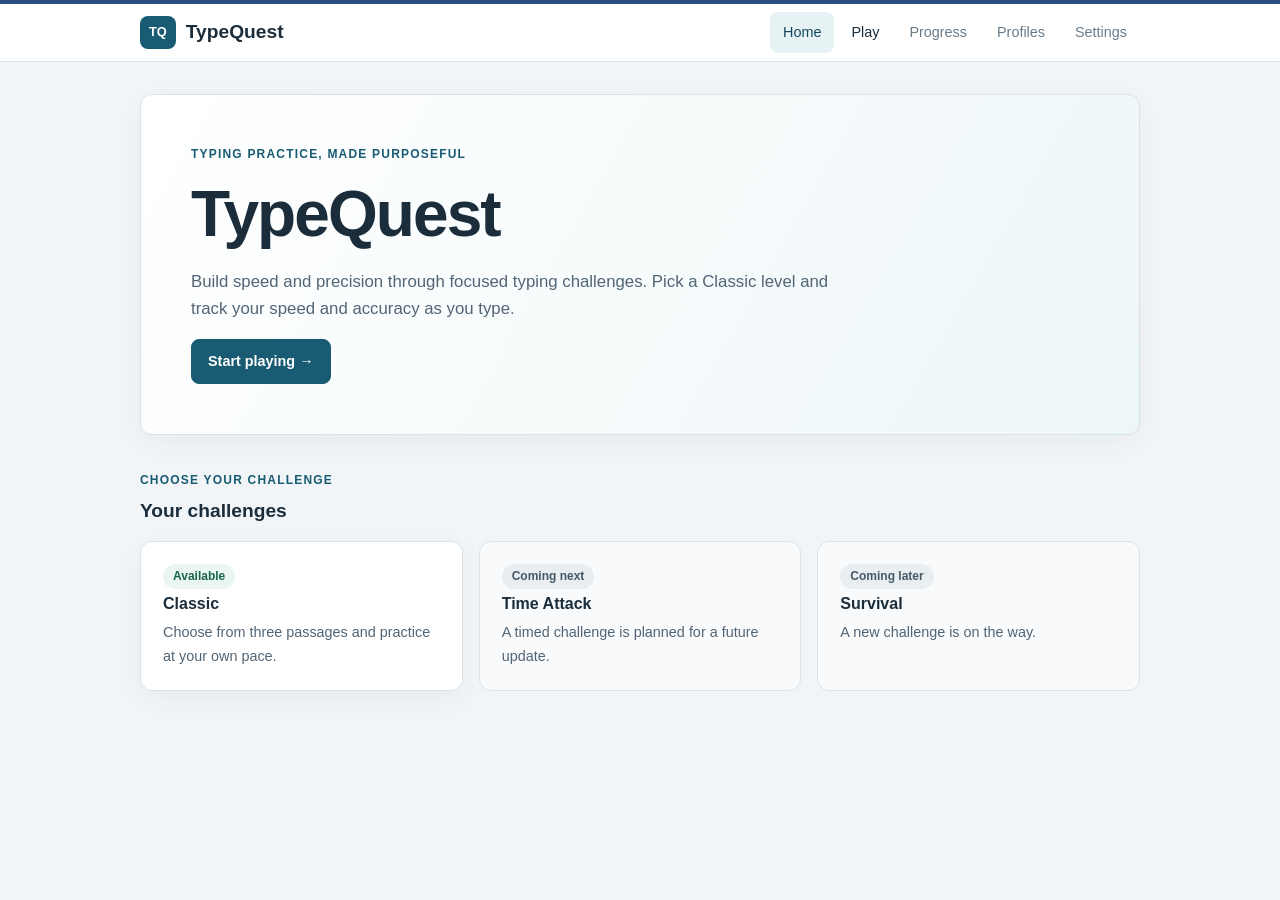
<file: index.html>
<!doctype html>
<html lang="en">
  <head>
    <meta charset="utf-8">
    <meta name="viewport" content="width=device-width, initial-scale=1">
    <title>TypeQuest | Week 1 Demo</title>
    <link rel="stylesheet" href="style.css">
    <script src="script.js" defer></script>
  </head>
  <body>
    <header class="site-header">
      <div class="header-content">
        <span class="brand"><span class="brand-mark" aria-hidden="true">TQ</span> TypeQuest</span>
        <nav class="site-nav" aria-label="Main navigation">
          <button id="home-nav" class="nav-button is-active" type="button" aria-current="page">Home</button>
          <button id="play-nav" class="nav-button" type="button">Play</button>
          <button class="nav-button" type="button" disabled title="Coming later">Progress</button>
          <button class="nav-button" type="button" disabled title="Coming later">Profiles</button>
          <button class="nav-button" type="button" disabled title="Coming later">Settings</button>
        </nav>
      </div>
    </header>
    <main>
      <section id="home-screen" class="screen">
        <div class="card hero">
          <p class="eyebrow">Typing practice, made purposeful</p>
          <h1 tabindex="-1">TypeQuest</h1>
          <p class="lead">Build speed and precision through focused typing challenges. Pick a Classic level and track your speed and accuracy as you type.</p>
          <button id="start-button" type="button">Start playing <span aria-hidden="true">&rarr;</span></button>
        </div>
        <section class="home-challenges" aria-labelledby="home-challenges-heading">
          <p class="eyebrow">Choose your challenge</p>
          <h2 id="home-challenges-heading">Your challenges</h2>
          <div class="mode-list">
            <article class="card mode-card">
              <span class="badge badge-available">Available</span>
              <h3>Classic</h3>
              <p>Choose from three passages and practice at your own pace.</p>
            </article>
            <article class="card mode-card is-unavailable">
              <span class="badge badge-muted">Coming next</span>
              <h3>Time Attack</h3>
              <p>A timed challenge is planned for a future update.</p>
            </article>
            <article class="card mode-card is-unavailable">
              <span class="badge badge-muted">Coming later</span>
              <h3>Survival</h3>
              <p>A new challenge is on the way.</p>
            </article>
          </div>
        </section>
      </section>
      <section id="play-screen" class="screen" hidden>
        <p class="eyebrow">Game modes</p>
        <h1 tabindex="-1">Choose your challenge</h1>
        <p class="lead">Play Classic now. More modes are planned for later development phases.</p>
        <div class="mode-list">
          <article class="card mode-card">
            <span class="badge badge-available">Available</span>
            <h2>Classic</h2>
            <p>Three freely selectable levels. Type a passage and view your speed and accuracy.</p>
            <button id="classic-button" type="button">Play Classic <span aria-hidden="true">&rarr;</span></button>
          </article>
          <article class="card mode-card is-unavailable">
            <span class="badge badge-muted">Coming next</span>
            <h2>Time Attack</h2>
            <p>A timed typing challenge is planned for the next development phase.</p>
            <button type="button" disabled>Not available yet</button>
          </article>
          <article class="card mode-card is-unavailable">
            <span class="badge badge-muted">Coming later</span>
            <h2>Survival</h2>
            <p>Stay ahead of the moving boundary in a future mode.</p>
            <button type="button" disabled>Not available yet</button>
          </article>
        </div>
      </section>
      <section id="levels-screen" class="screen" hidden>
        <p class="eyebrow">Classic mode</p>
        <h1 tabindex="-1">Choose a level</h1>
        <p class="lead">All three levels are ready to play. Pick any one to begin.</p>
        <div class="level-list">
          <article class="card level-card">
            <p class="eyebrow">Level 1</p>
            <h2>A quiet morning</h2>
            <p>A short warm-up about starting the day.</p>
            <button class="level-button" data-level="0" type="button">Play Level 1</button>
          </article>
          <article class="card level-card">
            <p class="eyebrow">Level 2</p>
            <h2>A shared idea</h2>
            <p>Practice spaces and punctuation with a small team.</p>
            <button class="level-button" data-level="1" type="button">Play Level 2</button>
          </article>
          <article class="card level-card">
            <p class="eyebrow">Level 3</p>
            <h2>Keep exploring</h2>
            <p>A longer passage to find a steady pace.</p>
            <button class="level-button" data-level="2" type="button">Play Level 3</button>
          </article>
        </div>
      </section>
      <section id="typing-screen" class="screen" hidden>
        <p id="level-label" class="eyebrow">Classic mode</p>
        <h1 id="level-title" tabindex="-1"></h1>
        <dl class="metrics" aria-label="Live typing metrics">
          <div class="metric"><dt>Elapsed time</dt><dd id="elapsed-time">0.0 s</dd></div>
          <div class="metric"><dt>Raw WPM</dt><dd id="raw-wpm">0.0</dd></div>
          <div class="metric"><dt>Accuracy</dt><dd id="accuracy">0.0%</dd></div>
          <div class="metric"><dt>Net WPM</dt><dd id="net-wpm">0.0</dd></div>
        </dl>
        <div class="card typing-card">
          <h2 id="passage-heading">Your passage</h2>
          <p id="target-passage" class="passage" aria-labelledby="passage-heading"></p>
          <p class="legend"><span class="correct">Correct</span> <span class="incorrect">Incorrect</span> <span class="untouched">Untouched</span></p>
          <label for="typing-input">Type the passage here</label>
          <textarea id="typing-input" rows="4" spellcheck="false" autocapitalize="off" autocomplete="off" autocorrect="off" aria-describedby="typing-help" disabled></textarea>
          <p id="typing-help" class="muted">The timer starts when you type. Use Pause to take a break and Play to continue. Paste and line breaks are blocked.</p>
          <p id="character-count" class="character-count">0 characters entered</p>
          <div class="actions typing-controls">
            <button id="pause-button" class="secondary" type="button" disabled>Pause</button>
            <button id="play-button" type="button" disabled>Play</button>
            <p id="typing-status" class="muted" role="status">Start typing to begin.</p>
          </div>
        </div>
      </section>
      <section id="results-screen" class="screen card result-card" hidden>
        <p class="eyebrow">Passage complete</p>
        <h1 tabindex="-1">Nice work. Here is your result.</h1>
        <p id="result-level" class="lead"></p>
        <dl class="metrics" aria-label="Final typing metrics">
          <div class="metric"><dt>Completion time</dt><dd id="result-time">0.0 s</dd></div>
          <div class="metric"><dt>Raw WPM</dt><dd id="result-raw-wpm">0.0</dd></div>
          <div class="metric"><dt>Accuracy</dt><dd id="result-accuracy">0.0%</dd></div>
          <div class="metric"><dt>Net WPM</dt><dd id="result-net-wpm">0.0</dd></div>
        </dl>
        <p class="muted">Completed passages can include mistakes. Retry to practice the same text, or try another level.</p>
        <div class="actions">
          <button id="retry-button" type="button">Retry</button>
          <button id="choose-level-button" class="secondary" type="button">Choose Another Level</button>
        </div>
      </section>
    </main>
  </body>
</html>
</file>
<file: style.css>
:root {
  color-scheme: light;
  font-family: "Segoe UI", Arial, sans-serif;
  color: #1b2d3b;
  background: #f2f5f7;
  line-height: 1.6;
}

* { box-sizing: border-box; }
[hidden] { display: none !important; }
body { margin: 0; }

.site-header {
  border-top: 4px solid #2a4e84;
  border-bottom: 1px solid #d9e2e8;
  background: #ffffff;
}

.header-content,
main {
  width: min(1000px, calc(100% - 40px));
  margin: 0 auto;
}

.header-content {
  display: flex;
  flex-wrap: wrap;
  align-items: center;
  justify-content: space-between;
  gap: 16px;
  padding: 8px 0;
}

.site-nav {
  display: flex;
  flex-wrap: wrap;
  gap: 4px;
}

.site-nav .nav-button {
  padding: 8px 12px;
  border-color: transparent;
  background: transparent;
  color: #1b2d3b;
  font-size: 0.9rem;
  font-weight: 500;
}

.site-nav .nav-button:hover,
.site-nav .nav-button.is-active {
  background: #e7f2f5;
  color: #12485e;
}

.site-nav .nav-button:disabled,
.site-nav .nav-button:disabled:hover {
  border-color: transparent;
  background: transparent;
  color: #697c89;
}

.brand {
  display: flex;
  align-items: center;
  gap: 10px;
  font-size: 1.2rem;
  font-weight: 700;
}

.brand-mark {
  padding: 6px 9px;
  border-radius: 8px;
  background: #195b73;
  color: #ffffff;
  font-size: 0.8rem;
}

.muted {
  color: #526575;
  font-size: 0.9rem;
}

main { padding: 32px 0 40px; }

.card {
  padding: 28px;
  border: 1px solid #d9e2e8;
  border-radius: 12px;
  background: #ffffff;
  box-shadow: 0 8px 24px rgba(24, 51, 70, 0.05);
}

.hero {
  padding: 50px;
  background: linear-gradient(120deg, #ffffff, #edf6f8);
}

.hero h1 {
  font-size: clamp(2.8rem, 6vw, 4rem);
}

.hero button,
.mode-card button {
  padding: 10px 16px;
  font-size: 0.9rem;
}

.home-challenges { margin-top: 36px; }
.home-challenges .eyebrow { margin-bottom: 8px; }
.home-challenges h2 { margin-bottom: 0; }
.home-challenges .mode-list { margin-top: 16px; }
.home-challenges .mode-card p { margin-bottom: 0; }

h1,
h2,
p { margin: 0 0 16px; }

h1 {
  font-size: clamp(1.9rem, 5vw, 2.8rem);
  line-height: 1.2;
  letter-spacing: -0.03em;
}

h1:focus { outline: none; }

h2 {
  font-size: 1.2rem;
  line-height: 1.4;
}

.eyebrow {
  margin-bottom: 12px;
  color: #195b73;
  font-size: 0.75rem;
  font-weight: 700;
  letter-spacing: 0.1em;
  text-transform: uppercase;
}

.lead {
  max-width: 650px;
  color: #526575;
  font-size: 1.05rem;
}

button {
  padding: 12px 18px;
  border: 1px solid #195b73;
  border-radius: 8px;
  background: #195b73;
  color: #ffffff;
  font: inherit;
  font-weight: 650;
  cursor: pointer;
}

button:hover { background: #12485e; }
.secondary { background: #ffffff; color: #195b73; }
.secondary:hover { background: #e7f2f5; }

button:disabled,
button:disabled:hover {
  border-color: #d9e2e8;
  background: #edf1f3;
  color: #526575;
  cursor: not-allowed;
}

button:focus-visible,
textarea:focus-visible {
  outline: 3px solid #195b73;
  outline-offset: 3px;
}

.level-list,
.mode-list,
.metrics,
.actions {
  display: flex;
  flex-wrap: wrap;
  gap: 16px;
}

.level-list { margin-top: 26px; }
.mode-list { margin-top: 22px; }

.mode-card {
  display: flex;
  flex: 1 1 260px;
  flex-direction: column;
  align-items: flex-start;
  min-width: 0;
  padding: 22px;
}

.mode-card h2,
.mode-card h3 {
  margin: 0 0 6px;
  line-height: 1.4;
}

.mode-card h3 { font-size: 1rem; }
.mode-card p { color: #526575; font-size: 0.9rem; }
.mode-card button { margin-top: auto; }
.mode-card.is-unavailable { background: #f8fafb; box-shadow: none; }

.badge {
  margin-bottom: 4px;
  padding: 3px 10px;
  border-radius: 999px;
  font-size: 0.75rem;
  font-weight: 700;
}

.badge-available { background: #eaf6ef; color: #17634d; }
.badge-muted { background: #e9eef1; color: #445966; }

.level-card {
  display: flex;
  flex: 1 1 240px;
  flex-direction: column;
  align-items: flex-start;
}

.level-card p:not(.eyebrow) { color: #526575; }
.level-card button { margin-top: auto; }
.metrics { margin: 26px 0; }

.metric {
  flex: 1 1 170px;
  padding: 16px 20px;
  border: 1px solid #d9e2e8;
  border-radius: 10px;
  background: #ffffff;
}

dt { color: #526575; font-size: 0.8rem; }

dd {
  margin: 2px 0 0;
  font-size: 1.5rem;
  font-weight: 700;
  font-variant-numeric: tabular-nums;
}

.passage {
  padding: 20px;
  border: 1px solid #d9e2e8;
  border-radius: 8px;
  background: #f8fafb;
  font-family: Consolas, "Courier New", monospace;
  font-size: 1.1rem;
  line-height: 1.8;
  white-space: pre-wrap;
  overflow-wrap: anywhere;
}

.correct { background: #e0f1e7; color: #17634d; }
.incorrect { background: #ffe1e1; color: #a52d31; }
.untouched { color: #526575; }

.legend {
  display: flex;
  flex-wrap: wrap;
  gap: 12px;
  font-size: 0.8rem;
}

.legend span { padding: 2px 6px; border-radius: 4px; }

label {
  display: block;
  margin: 20px 0 8px;
  font-weight: 650;
}

textarea {
  width: 100%;
  min-height: 150px;
  padding: 16px;
  border: 1px solid #aabfc9;
  border-radius: 8px;
  color: #1b2d3b;
  font-family: Consolas, "Courier New", monospace;
  font-size: 1.05rem;
  line-height: 1.6;
  resize: vertical;
}

.typing-card .muted { margin-top: 12px; }

.typing-controls {
  align-items: center;
  margin-top: 20px;
}

.typing-controls .muted { margin: 0; }

.character-count {
  margin-bottom: 0;
  color: #195b73;
  font-size: 0.9rem;
  font-weight: 650;
}

.result-card .actions { margin-top: 24px; }

@media (max-width: 600px) {
  .header-content,
  main { width: calc(100% - 28px); }

  .header-content { gap: 8px; }
  .site-nav { gap: 2px; }
  .site-nav .nav-button { padding: 7px 9px; font-size: 0.85rem; }
  main { padding-top: 28px; }
  .card,
  .hero { padding: 22px; }
  .metrics { gap: 10px; }
  .metric { flex-basis: 130px; padding: 12px; }
  .passage { padding: 14px; }
}
</file>
